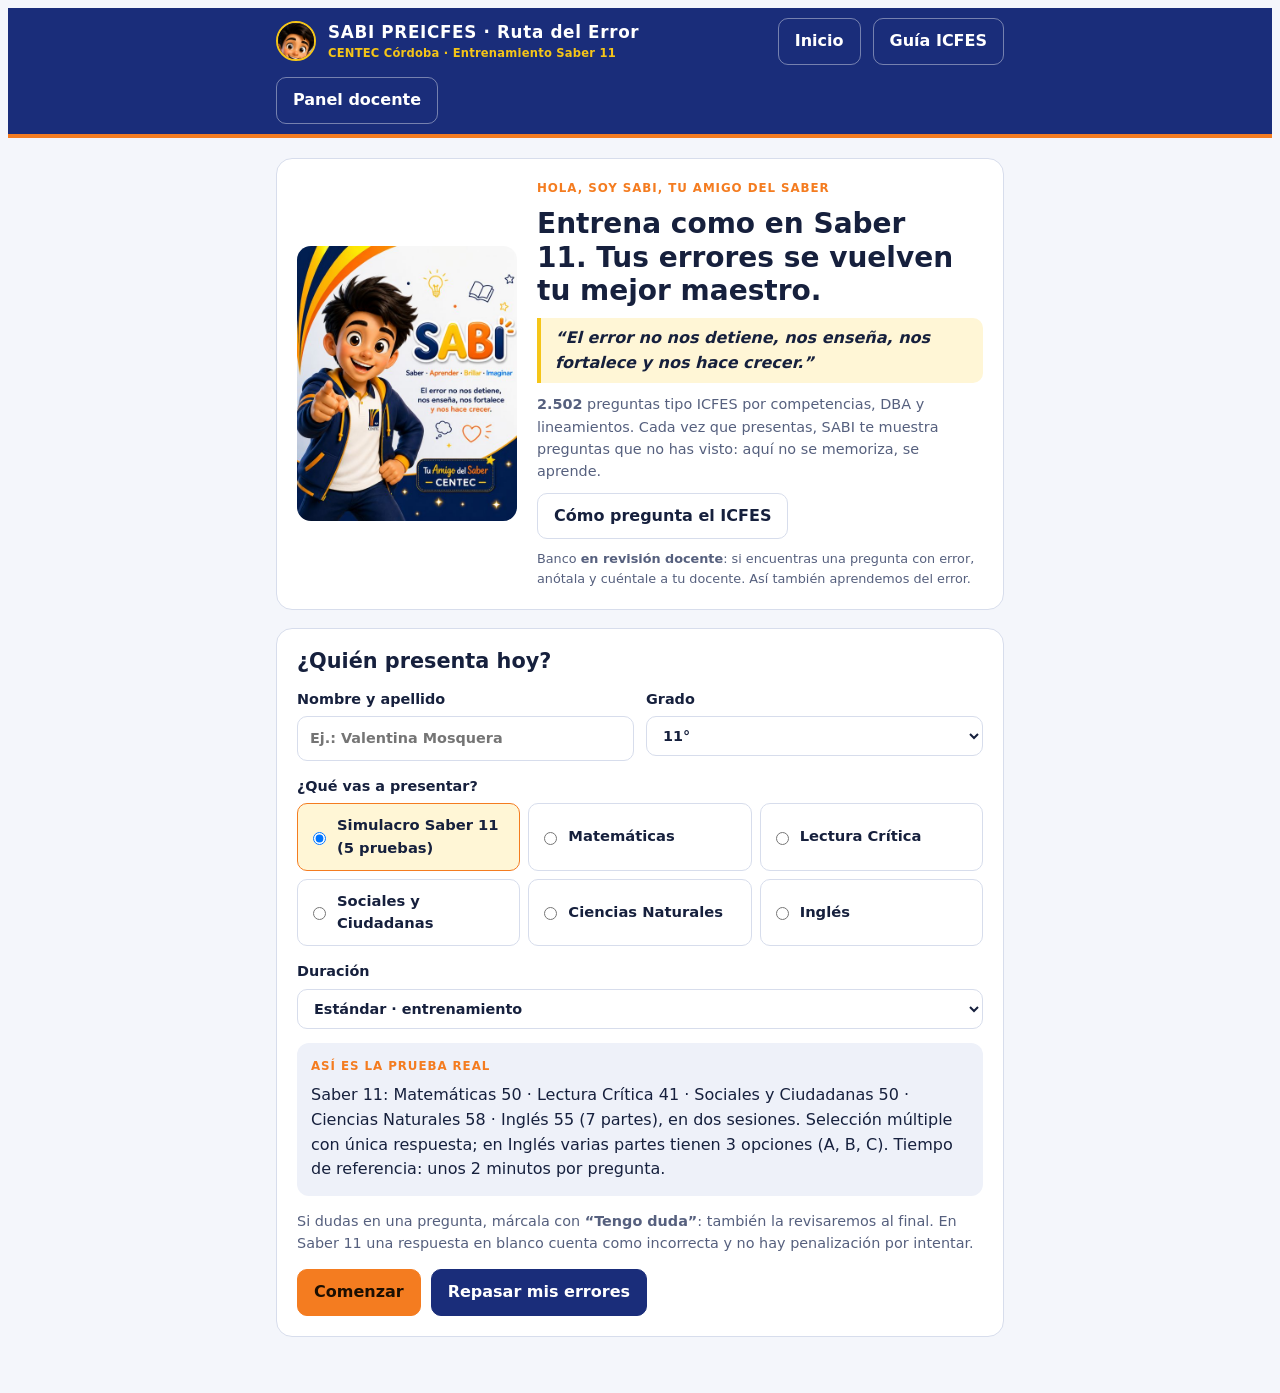
<file: preicfes/index.html>
<!doctype html>
<html lang="es"><head><meta charset="utf-8"><meta name="viewport" content="width=device-width,initial-scale=1,viewport-fit=cover"></head><body>
<title>SABI PREICFES CENTEC</title>
<meta name="description" content="Entrenamiento tipo Saber 11 con Ruta del Error · CENTEC Córdoba">
<link rel="manifest" href="manifest.json"><meta name="theme-color" content="#1A2D7A"><link rel="icon" href="assets/icono.png"><link rel="apple-touch-icon" href="assets/icono.png">
<meta name="claude:viewport-fit-sides" content="cover">
<style>
/* Layout: una columna de trabajo (máx. 760px) con barra superior institucional; tarjetas solo para la pregunta y los pasos de la Ruta */
:root{
  --navy:#1A2D7A; --navy-ink:#0f1f3d; --orange:#F47C20; --gold:#F5C518;
  --bg:#f4f6fb; --surface:#ffffff; --surface-2:#eef1f9; --line:#d7ddec;
  --fg:#16203d; --muted:#56607e; --accent:var(--navy); --accent-fg:#ffffff;
  --ok:#1b8a4b; --ok-bg:#e3f5ea; --bad:#c2410c; --bad-bg:#fdeee3; --warn-bg:#fff6d6;
  --font:"Nunito","Nunito Sans","Segoe UI",system-ui,-apple-system,Roboto,sans-serif;
  --mono:ui-monospace,"SF Mono",Menlo,Consolas,monospace;
}
@media (prefers-color-scheme:dark){:root:not([data-theme="light"]){
  --bg:#0c1328; --surface:#141d3a; --surface-2:#1b2648; --line:#2b3863;
  --fg:#e8ecf8; --muted:#a3acc8; --accent:#6f86e8; --accent-fg:#0c1328;
  --ok:#5fd394; --ok-bg:#12352a; --bad:#ff9a5c; --bad-bg:#3a2216; --warn-bg:#3a3214; color-scheme:dark}}
:root[data-theme="dark"]{
  --bg:#0c1328; --surface:#141d3a; --surface-2:#1b2648; --line:#2b3863;
  --fg:#e8ecf8; --muted:#a3acc8; --accent:#6f86e8; --accent-fg:#0c1328;
  --ok:#5fd394; --ok-bg:#12352a; --bad:#ff9a5c; --bad-bg:#3a2216; --warn-bg:#3a3214; color-scheme:dark}
*{box-sizing:border-box}
body{background:var(--bg);color:var(--fg);font-family:var(--font);font-size:16px;line-height:1.55}
.top{background:var(--navy);color:#fff;border-bottom:4px solid var(--orange)}
.top .in{max-width:760px;margin:0 auto;padding-block:10px;padding-left:max(16px,env(safe-area-inset-left,0px));padding-right:max(16px,env(safe-area-inset-right,0px));display:flex;align-items:center;gap:12px;flex-wrap:wrap}
.brand{font-weight:900;letter-spacing:.04em;font-size:1.05rem}
.brand small{display:block;font-weight:600;letter-spacing:.02em;font-size:.72rem;color:var(--gold)}
.top .sp{flex:1}
.top button{background:transparent;color:#fff;border:1px solid rgba(255,255,255,.4)}
main{max-width:760px;margin:0 auto;padding-block:20px 48px;padding-left:max(16px,env(safe-area-inset-left,0px));padding-right:max(16px,env(safe-area-inset-right,0px));display:flex;flex-direction:column;gap:18px}
h1,h2,h3{text-wrap:balance;line-height:1.2;margin:0}
h1{font-size:1.75rem;font-weight:900}
h2{font-size:1.3rem;font-weight:800}
h3{font-size:1.05rem;font-weight:800}
p{margin:0}
.muted{color:var(--muted)}
.eyebrow{font-size:.74rem;font-weight:800;letter-spacing:.08em;text-transform:uppercase;color:var(--orange)}
button,.btn{font:inherit;font-weight:800;cursor:pointer;border-radius:10px;padding:10px 16px;border:1px solid var(--line);background:var(--surface);color:var(--fg)}
button.primary{background:var(--orange);border-color:var(--orange);color:#1b0f02}
button.navy{background:var(--accent);border-color:var(--accent);color:var(--accent-fg)}
button:focus-visible,input:focus-visible,select:focus-visible,textarea:focus-visible,label.opt:focus-within{outline:3px solid var(--gold);outline-offset:2px}
button:disabled{opacity:.5;cursor:not-allowed}
.row{display:flex;gap:10px;flex-wrap:wrap;align-items:center}
.card{background:var(--surface);border:1px solid var(--line);border-radius:16px;padding:20px;display:flex;flex-direction:column;gap:14px;min-width:0}
.avatar{display:block;width:100%;height:auto;border-radius:14px}
.avwrap{width:100%;max-width:240px}
.face{border-radius:50%;object-fit:cover;border:2px solid var(--gold);background:#fff;flex:none}
.hero{display:grid;grid-template-columns:220px 1fr;gap:20px;align-items:center}
@media (max-width:560px){.hero{grid-template-columns:1fr;justify-items:center;text-align:center}}
.motto{border-left:4px solid var(--gold);padding:8px 14px;background:var(--warn-bg);border-radius:0 10px 10px 0;font-weight:700;font-style:italic}
label.f{display:flex;flex-direction:column;gap:6px;font-weight:700;font-size:.9rem}
input,select,textarea{font:inherit;padding:10px 12px;border-radius:10px;border:1px solid var(--line);background:var(--surface);color:var(--fg);width:100%}
.grid2{display:grid;grid-template-columns:1fr 1fr;gap:12px}
@media (max-width:560px){.grid2{grid-template-columns:1fr}}
.modes{display:grid;grid-template-columns:repeat(3,1fr);gap:8px}
@media (max-width:560px){.modes{grid-template-columns:1fr 1fr}}
.mode{display:flex;align-items:center;gap:8px;border:1px solid var(--line);border-radius:10px;padding:10px;cursor:pointer;font-weight:700;font-size:.92rem}
.mode input{width:auto}
.mode:has(input:checked){border-color:var(--orange);background:var(--warn-bg)}
.chips{display:flex;gap:6px;flex-wrap:wrap}
.chip{font-size:.74rem;font-weight:800;padding:3px 9px;border-radius:999px;background:var(--surface-2);color:var(--muted);border:1px solid var(--line)}
.chip.lv-Mínimo{background:var(--warn-bg);color:var(--fg)}
.chip.lv-Satisfactorio{background:var(--ok-bg);color:var(--ok)}
.chip.lv-Avanzado{background:var(--accent);color:var(--accent-fg);border-color:var(--accent)}
.ctx{background:var(--surface-2);border-radius:12px;padding:14px;white-space:pre-line;font-size:.97rem}
.stem{font-weight:800;font-size:1.08rem;white-space:pre-line}
.opts{display:flex;flex-direction:column;gap:8px}
label.opt{display:grid;grid-template-columns:34px 1fr;gap:10px;align-items:start;border:1px solid var(--line);border-radius:12px;padding:10px 12px;cursor:pointer;background:var(--surface)}
label.opt input{position:absolute;opacity:0;pointer-events:none}
label.opt .L{width:30px;height:30px;border-radius:50%;display:grid;place-items:center;border:2px solid var(--line);font-weight:900}
label.opt:has(input:checked){border-color:var(--accent);background:var(--surface-2)}
label.opt:has(input:checked) .L{background:var(--accent);color:var(--accent-fg);border-color:var(--accent)}
label.opt.is-ok{border-color:var(--ok);background:var(--ok-bg)}
label.opt.is-bad{border-color:var(--bad);background:var(--bad-bg)}
.prog{height:8px;background:var(--surface-2);border-radius:99px;overflow:hidden}
.prog i{display:block;height:100%;background:var(--orange)}
.dots{display:flex;gap:6px;flex-wrap:wrap}
.dots button{width:34px;height:34px;padding:0;border-radius:8px;font-size:.85rem}
.dots button.ans{background:var(--surface-2);border-color:var(--accent)}
.dots button.cur{outline:2px solid var(--orange)}
.dots button.flag::after{content:"?";font-size:.65rem;color:var(--orange);margin-left:1px}
details summary{cursor:pointer;font-weight:800;font-size:.85rem;color:var(--muted)}
details .meta{font-size:.85rem;display:flex;flex-direction:column;gap:6px;margin-top:8px}
.score{display:grid;grid-template-columns:auto 1fr;gap:20px;align-items:center}
@media (max-width:560px){.score{grid-template-columns:1fr;text-align:center;justify-items:center}}
.big{font-size:3.4rem;font-weight:900;line-height:1;font-variant-numeric:tabular-nums;color:var(--orange)}
.bars{display:flex;flex-direction:column;gap:10px}
.bar{display:grid;grid-template-columns:minmax(0,1fr) 120px 48px;gap:10px;align-items:center;font-size:.9rem}
@media (max-width:560px){.bar{grid-template-columns:minmax(0,1fr) 80px 44px}}
.bar .t{height:10px;border-radius:99px;background:var(--surface-2);overflow:hidden}
.bar .t i{display:block;height:100%;background:var(--accent)}
.bar b{font-variant-numeric:tabular-nums;text-align:right}
.errlist{display:flex;flex-direction:column;gap:8px}
.erritem{display:grid;grid-template-columns:auto 1fr auto;gap:12px;align-items:center;text-align:left;width:100%;padding:12px 14px}
.st{font-size:.72rem;font-weight:900;padding:3px 8px;border-radius:99px;white-space:nowrap}
.st.p{background:var(--bad-bg);color:var(--bad)}
.st.e{background:var(--warn-bg);color:var(--fg)}
.st.f{background:var(--ok-bg);color:var(--ok)}
.st.d{background:var(--surface-2);color:var(--muted)}
.steps{display:flex;gap:6px}
.steps span{flex:1;height:6px;border-radius:99px;background:var(--surface-2)}
.steps span.on{background:var(--orange)}
.box{border-radius:12px;padding:14px;display:flex;flex-direction:column;gap:8px}
.box.bad{background:var(--bad-bg)}
.box.ok{background:var(--ok-bg)}
.box.q{background:var(--warn-bg)}
.box.n{background:var(--surface-2)}
.pre{white-space:pre-line}
.tt{display:grid;grid-template-columns:1fr 1fr;gap:10px}
@media (max-width:560px){.tt{grid-template-columns:1fr}}
.doubts{display:grid;grid-template-columns:1fr 1fr;gap:8px}
@media (max-width:560px){.doubts{grid-template-columns:1fr}}
.doubts button{text-align:left;font-weight:700}
.tbl{overflow-x:auto}
table{border-collapse:collapse;width:100%;font-size:.88rem;font-variant-numeric:tabular-nums}
th,td{text-align:left;padding:8px;border-bottom:1px solid var(--line);vertical-align:top}
th{font-size:.74rem;text-transform:uppercase;letter-spacing:.06em;color:var(--muted)}
.toast{position:fixed;left:50%;transform:translateX(-50%);bottom:calc(16px + env(safe-area-inset-bottom,0px));background:var(--navy-ink);color:#fff;padding:10px 16px;border-radius:10px;font-weight:700;z-index:9}
@media (prefers-reduced-motion:no-preference){.pop{animation:pop .45s ease}@keyframes pop{0%{transform:scale(.96);opacity:.6}100%{transform:none;opacity:1}}}
.chartwrap{margin:0;display:flex;flex-direction:column;gap:6px}
.chart{width:100%;height:auto;color:var(--fg);background:var(--surface-2);border-radius:12px}
.chart text{fill:currentColor;font-size:11px;font-family:var(--font)}.chart .ct{font-weight:800;font-size:13px}
.chart .gl{stroke:var(--line);stroke-width:1}.chart .ax{stroke:var(--muted);stroke-width:1.2}
.legend{display:flex;gap:14px;flex-wrap:wrap;font-size:.85rem}.legend i{display:inline-block;width:12px;height:12px;border-radius:3px;margin-right:6px;vertical-align:-1px}
caption{font-weight:800;text-align:left;padding:6px 0;caption-side:top}
@media (max-width:520px){.top .brand small{display:none}.top button{padding:6px 9px;font-size:.78rem;min-height:0}.top .in{gap:6px}}
</style>

<header class="top"><div class="in">
  <img class="face" id="hdrFace" alt="" width="40" height="40">
  <div class="brand">SABI PREICFES · Ruta del Error<small>CENTEC Córdoba · Entrenamiento Saber 11</small></div>
  <div class="sp"></div>
  <button id="btnHome" type="button">Inicio</button>
  <button id="btnGuia" type="button">Guía ICFES</button>
  <button id="btnDocente" type="button">Panel docente</button>
</div></header>
<main id="app"></main>
<div id="toast" class="toast" hidden></div>

<script>
(function(){
"use strict";
let BANK = []; const LOADED = {}; let INDEX = null;
async function loadIndex(){ if(INDEX) return INDEX; try{ INDEX = await (await fetch("banco/indice.json",{cache:"no-cache"})).json(); }catch(e){ INDEX = {version:"0",total:0,files:{}}; } return INDEX; }
async function loadGrade(g){ const idx = await loadIndex();
  const fs = Object.keys(idx.files).filter(k=>k.split("-")[0]===String(g) && !LOADED[k]);
  await Promise.all(fs.map(async k=>{ try{ const arr = await (await fetch("banco/"+k+".json?v="+idx.version)).json(); if(!LOADED[k]){ LOADED[k]=1; BANK = BANK.concat(arr); } }catch(e){} })); }
const AREAS = {matematicas:"Matemáticas",lenguaje:"Lenguaje / Lectura crítica",ciencias:"Ciencias Naturales",sociales:"Sociales y Ciudadanas",ingles:"Inglés"};
const ORDER = Object.keys(AREAS);
const MOTTO = "El error no nos detiene, nos enseña, nos fortalece y nos hace crecer.";
const KEY = "sabi_preicfes_ruta_v1";
const REAL11 = {matematicas:50,lenguaje:41,sociales:50,ciencias:58,ingles:55};
const DOC_PIN = "CENTEC2026";
const $ = s => document.querySelector(s);
const app = $("#app");
const esc = s => String(s==null?"":s).replace(/[&<>"']/g,c=>({"&":"&amp;","<":"&lt;",">":"&gt;",'"':"&quot;","'":"&#39;"}[c]));
function load(){try{return JSON.parse(localStorage.getItem(KEY))||{hist:[]}}catch(e){return{hist:[]}}}
function save(db){try{localStorage.setItem(KEY,JSON.stringify(db))}catch(e){}}
function toast(m){const t=$("#toast");t.textContent=m;t.hidden=false;clearTimeout(toast.h);toast.h=setTimeout(()=>t.hidden=true,2600)}

const AV_POSTER = "assets/avatar_sabi.jpg", AV_FACE = "assets/avatar_face.jpg";
const AVATAR = `<img class="avatar" src="${AV_POSTER}" alt="SABI, tu amigo del saber CENTEC" width="520" height="650">`;
/* Estructura oficial ICFES (Guía Saber 11 2026-2 e Informe Saber 3-5-7-9) */
const SABER = {
  9:{areas:["matematicas","lenguaje","sociales","ciencias","ingles"],real:"Saber 9 evalúa Matemáticas (36), Lectura (36) y Ciencias o Pensamiento Ciudadano (36). En CENTEC entrenas desde 9° con la forma de Saber 11, incluido Inglés"},
  10:{areas:["matematicas","lenguaje","sociales","ciencias","ingles"],real:"Pre-Saber 11 con la estructura real: Matemáticas 50 · Lectura Crítica 41 · Sociales y Ciudadanas 50 · Ciencias Naturales 58 · Inglés 55"},
  11:{areas:["matematicas","lenguaje","sociales","ciencias","ingles"],real:"Saber 11: Matemáticas 50 · Lectura Crítica 41 · Sociales y Ciudadanas 50 · Ciencias Naturales 58 · Inglés 55 (7 partes), en dos sesiones"}
};
function areaName(a,g){
  if(a==="lenguaje") return "Lectura Crítica";
  if(a==="sociales") return "Sociales y Ciudadanas";
  return AREAS[a];
}
const normName = s => s.toLowerCase().normalize("NFD").replace(/[̀-ͯ]/g,"").replace(/\s+/g," ").trim();
function shuffle(a){for(let i=a.length-1;i>0;i--){const j=Math.floor(Math.random()*(i+1));[a[i],a[j]]=[a[j],a[i]]}return a}
/* Selección sin repetir: primero lo que el estudiante no ha visto; equilibra niveles; mantiene juntas las preguntas de un mismo texto */
function pick(name,g,area,k){
  const db=load(); db.seen=db.seen||{};
  const key=normName(name)+"|"+g+"|"+area; let seen=db.seen[key]||[], note="";
  const all=BANK.filter(q=>q.grado===g&&q.area===area);
  let pool=all.filter(q=>!seen.includes(q.id));
  if(pool.length<Math.min(k,all.length)){ note=areaName(area,g); seen=[]; pool=all.slice(); }
  const byLv={}; shuffle(pool).forEach(q=>(byLv[q.nivel]=byLv[q.nivel]||[]).push(q));
  const lvs=["Mínimo","Satisfactorio","Avanzado"].filter(l=>byLv[l]); const out=[];
  while(out.length<Math.min(k,pool.length)){ for(const l of lvs){ const q=byLv[l]&&byLv[l].shift(); if(q&&out.length<k) out.push(q); } if(lvs.every(l=>!byLv[l]||!byLv[l].length))break; }
  const ctxOrder={}; out.forEach((q,i)=>{const c=q.contexto||q.id; if(!(c in ctxOrder))ctxOrder[c]=i});
  out.sort((a,b)=>ctxOrder[a.contexto||a.id]-ctxOrder[b.contexto||b.id]);
  db.seen[key]=seen.concat(out.map(q=>q.id)); save(db);
  return {items:out,note};
}

let S = null; // sesión activa

/* ---------- INICIO ---------- */
function home(){
  S=null;
  const grades=[9,10,11], db=load();
  app.innerHTML=`
  <section class="card hero pop">
    <div class="avwrap">${AVATAR}</div>
    <div style="display:flex;flex-direction:column;gap:10px;min-width:0">
      <span class="eyebrow">Hola, soy SABI, tu amigo del saber</span>
      <h1>Entrena como en Saber 11. Tus errores se vuelven tu mejor maestro.</h1>
      <p class="motto">“${MOTTO}”</p>
      <p class="muted" style="font-size:.9rem"><b id="nBank">Más de 2.500</b> preguntas tipo ICFES por competencias, DBA y lineamientos. Cada vez que presentas, SABI te muestra preguntas que no has visto: aquí no se memoriza, se aprende.</p>
      <div class="row"><button type="button" id="goGuia">Cómo pregunta el ICFES</button></div>
      <p class="muted" style="font-size:.8rem">Banco <b>en revisión docente</b>: si encuentras una pregunta con error, anótala y cuéntale a tu docente. Así también aprendemos del error.</p>
    </div>
  </section>
  <form class="card" id="fStart" novalidate>
    <h2>¿Quién presenta hoy?</h2>
    <div class="grid2">
      <label class="f">Nombre y apellido<input id="inName" autocomplete="name" placeholder="Ej.: Valentina Mosquera" value="${esc(db.lastName||"")}" required></label>
      <label class="f">Grado<select id="inGrade">${grades.map(g=>`<option value="${g}" ${g===(db.lastGrade||11)?"selected":""}>${g}°</option>`).join("")}</select></label>
    </div>
    <div id="modes"></div>
    <label class="f">Duración<select id="inSize">
      <option value="0.2">Corta · práctica rápida</option>
      <option value="0.4" selected>Estándar · entrenamiento</option>
      <option value="1">Completa · igual que el ICFES</option></select></label>
    <div id="info"></div>
    <p class="muted" style="font-size:.9rem">Si dudas en una pregunta, márcala con <b>“Tengo duda”</b>: también la revisaremos al final. En Saber 11 una respuesta en blanco cuenta como incorrecta y no hay penalización por intentar.</p>
    <p id="startErr" class="muted" style="color:var(--bad)" hidden>Escribe tu nombre para empezar.</p>
    <div class="row"><button class="primary" type="submit">Comenzar</button><button type="button" class="navy" id="goRep">Repasar mis errores</button></div>
  </form>`;
  loadIndex().then(i=>{ if(i.total) $("#nBank").textContent=i.total.toLocaleString("es-CO"); });
  const drawModes=()=>{
    const g=+$("#inGrade").value, sb=SABER[g];
    $("#modes").innerHTML=`<div style="display:flex;flex-direction:column;gap:6px"><b style="font-size:.9rem">¿Qué vas a presentar?</b><div class="modes">
      <label class="mode"><input type="radio" name="mode" value="mixto" checked> Simulacro Saber 11 (5 pruebas)</label>
      ${sb.areas.map(a=>`<label class="mode"><input type="radio" name="mode" value="${a}"> ${areaName(a,g)}</label>`).join("")}</div></div>`;
    $("#info").innerHTML=`<div class="box n"><span class="eyebrow">Así es la prueba real</span><span>${sb.real}. Selección múltiple con única respuesta; en Inglés varias partes tienen 3 opciones (A, B, C). Tiempo de referencia: unos 2 minutos por pregunta.</span></div>`;
  };
  $("#inGrade").addEventListener("change",drawModes); drawModes();
  $("#goGuia").onclick=guia;
  $("#goRep").onclick=()=>{ const name=$("#inName").value.trim(); if(!name){$("#startErr").hidden=false;$("#inName").focus();return} repaso(name); };
  $("#fStart").addEventListener("submit",async e=>{
    e.preventDefault();
    const name=$("#inName").value.trim(); if(!name){$("#startErr").hidden=false;$("#inName").focus();return}
    const g=+$("#inGrade").value, mode=document.querySelector('input[name="mode"]:checked').value, size=+$("#inSize").value;
    const btn=e.submitter||$("#fStart button[type=submit]"); btn.disabled=true; btn.textContent="Preparando tus preguntas…";
    await loadGrade(g);
    const areas=mode==="mixto"?SABER[g].areas:[mode];
    let items=[],notes=[];
    areas.forEach(a=>{const k=Math.max(5,Math.round(REAL11[a]*size*(mode==="mixto"?1:1.25)));const r=pick(name,g,a,mode==="mixto"?k:Math.min(REAL11[a],Math.max(10,k)));items=items.concat(r.items);if(r.note)notes.push(r.note)});
    if(!items.length){btn.disabled=false;btn.textContent="Comenzar";toast("No pude cargar el banco. Conéctate una vez a internet para descargarlo.");return}
    const db2=load(); db2.lastName=name; db2.lastGrade=g; save(db2);
    S={name,grado:g,mode,items,ans:{},flag:{},i:0,ruta:{},start:Date.now()};
    quiz();
    if(notes.length)toast("Ya viste todo el banco de "+notes.join(", ")+". Empieza un nuevo ciclo.");
  });
}

/* ---------- REPASO ESPACIADO DE ERRORES ---------- */
async function repaso(name){
  const db=load(); const P=(db.pend||{})[normName(name)]||{}; const ids=Object.keys(P);
  if(!ids.length){toast("No tienes errores pendientes. ¡Presenta una evaluación!");return}
  for(const g of [...new Set(ids.map(i=>P[i].g))]) await loadGrade(g);
  const items=shuffle(BANK.filter(q=>P[q.id])).slice(0,20);
  if(!items.length){toast("No pude cargar tus preguntas pendientes.");return}
  S={name,grado:items[0].grado,mode:"repaso",items,ans:{},flag:{},i:0,ruta:{},start:Date.now()};
  quiz(); toast("Repaso: vuelves a las preguntas que fallaste. Si aciertas, salen de tu lista.");
}

/* ---------- GUÍA: CÓMO PREGUNTA EL ICFES ---------- */
function guia(){
  if(S&&!S.end&&Object.keys(S.ans).length){toast("Termina primero la evaluación en curso.");return}
  const C=[["Matemáticas","50 preguntas","Interpretación y representación · Formulación y ejecución · Argumentación","Estadística, Geometría, Álgebra y cálculo. Cerca de la mitad son situaciones cotidianas (porcentajes, proporciones, lectura de tablas y gráficas)."],
   ["Lectura Crítica","41 preguntas","Identificar y entender los contenidos locales · Comprender cómo se articulan las partes del texto · Reflexionar y evaluar su contenido","Textos continuos (literarios, informativos, filosóficos, argumentativos) y discontinuos (tablas, infografías, caricaturas)."],
   ["Sociales y Ciudadanas","50 preguntas","Pensamiento social · Interpretación y análisis de perspectivas · Pensamiento reflexivo y sistémico","Constitución de 1991, historia, geografía, economía y dilemas ciudadanos analizados desde distintos actores."],
   ["Ciencias Naturales","58 preguntas","Uso comprensivo del conocimiento científico · Explicación de fenómenos · Indagación","Componentes biológico, químico, físico y ciencia, tecnología y sociedad; muchos ítems parten de experimentos con tablas y gráficas."],
   ["Inglés","55 preguntas","Lingüística · Pragmática · Sociolingüística","7 partes: avisos, vocabulario, conversaciones, textos con espacios y comprensión de lectura. Resultado en niveles A-, A1, A2, B1 y B+."]];
  app.innerHTML=`
  <section class="card"><span class="eyebrow">Dot Tutor · Guía ICFES</span><h2>Así está construido Saber 11</h2>
  <p>Son 5 pruebas en dos sesiones. Cada prueba da un puntaje de 0 a 100 y el <b>puntaje global va de 0 a 500</b>: Matemáticas, Lectura Crítica, Sociales y Ciencias pesan 3 cada una e Inglés pesa 1. Por eso subir 5 puntos en una prueba de peso 3 mueve el global mucho más que en Inglés.</p>
  <div class="tbl"><table><thead><tr><th>Prueba</th><th>Preguntas</th><th>Competencias</th><th>Qué encuentras</th></tr></thead><tbody>${C.map(r=>`<tr>${r.map(c=>`<td>${c}</td>`).join("")}</tr>`).join("")}</tbody></table></div></section>
  <section class="card"><h3>La forma de cada pregunta</h3>
  <p>Todas son de selección múltiple con única respuesta. Cada una nace de una <b>afirmación</b> (lo que el ICFES quiere saber que puedes hacer) y una <b>evidencia</b> (lo que haces para demostrarlo). Las opciones incorrectas no son al azar: cada una representa un error típico. Por eso en SABI cada error tiene nombre, causa y corrección.</p>
  <div class="tt"><div class="box q"><span class="eyebrow">Proceso en 4 pasos</span><span class="pre">1. Lee primero el enunciado: ¿qué verbo usa? (identificar, calcular, inferir, evaluar)
2. Vuelve al contexto y subraya solo lo que necesitas.
3. Resuelve o anticipa tu respuesta antes de mirar las opciones.
4. Descarta: busca en cada opción el error típico y quédate con la que responde exactamente lo preguntado.</span></div>
  <div class="box q"><span class="eyebrow">Manejo del tiempo</span><span class="pre">Unos 2 minutos por pregunta.
Si una te bloquea, márcala y sigue: vuelve al final.
Nunca dejes respuestas en blanco: no restan.
Lee las gráficas por sus ejes, unidades y título antes de los datos.</span></div></div></section>
  <section class="card"><h3>Niveles de desempeño</h3><p>Además del puntaje, el ICFES ubica a cada estudiante en niveles (1 a 4; en Inglés A-, A1, A2, B1, B+). En SABI cada pregunta indica su exigencia (Mínimo, Satisfactorio, Avanzado) para que veas en qué nivel ya respondes con seguridad y cuál es tu siguiente reto.</p>
  <p class="motto">“${MOTTO}”</p><div class="row"><button class="primary" type="button" id="gBack">Empezar a entrenar</button></div></section>`;
  $("#gBack").onclick=home; window.scrollTo({top:0});
}

/* ---------- TABLAS Y GRÁFICAS ---------- */
const fmt=v=>Math.abs(v)>=1000?Math.round(v).toLocaleString("es-CO"):(Math.round(v*100)/100).toLocaleString("es-CO");
function tablaHTML(t){return `<div class="tbl"><table>${t.titulo?`<caption>${esc(t.titulo)}</caption>`:""}<thead><tr>${t.cols.map(c=>`<th>${esc(c)}</th>`).join("")}</tr></thead><tbody>${t.filas.map(r=>`<tr>${r.map(c=>`<td>${esc(c)}</td>`).join("")}</tr>`).join("")}</tbody></table></div>`}
function graficaHTML(g){
  const W=560,H=290,L=54,R=12,T=30,B=46,cw=W-L-R,ch=H-T-B,C=["#1A2D7A","#F47C20","#2a9d8f","#b8860b"];
  const all=g.series.flatMap(s=>s.datos); let mx=Math.max(...all,0), mn=Math.min(...all,0);
  const nice=v=>{if(v<=0)return 0;const p=Math.pow(10,Math.floor(Math.log10(v)));return Math.ceil(v/p*2)/2*p};
  mx=nice(mx)||1; if(mn<0)mn=-nice(-mn);
  const y=v=>T+ch-(v-mn)/(mx-mn)*ch, n=g.etiquetas.length, bw=cw/n, k=g.series.length, lab=n*k<=14;
  let s=`<svg viewBox="0 0 ${W} ${H}" class="chart" role="img" aria-label="${esc(g.titulo||"Gráfica")}">`;
  if(g.titulo) s+=`<text x="${W/2}" y="16" text-anchor="middle" class="ct">${esc(g.titulo)}</text>`;
  for(let i=0;i<=4;i++){const v=mn+(mx-mn)*i/4,yy=y(v);s+=`<line x1="${L}" x2="${W-R}" y1="${yy}" y2="${yy}" class="gl"/><text x="${L-6}" y="${yy+4}" text-anchor="end" class="tk">${fmt(v)}</text>`}
  if(g.ejeY) s+=`<text x="12" y="${T+ch/2}" transform="rotate(-90 12 ${T+ch/2})" text-anchor="middle" class="tk">${esc(g.ejeY)}</text>`;
  g.etiquetas.forEach((e,i)=>{s+=`<text x="${L+bw*i+bw/2}" y="${H-B+16}" text-anchor="middle" class="tk">${esc(e)}</text>`});
  g.series.forEach((se,j)=>{const c=C[j%4];
    if(g.tipo==="barras"){const w=bw*0.7/k;se.datos.forEach((v,i)=>{const x=L+bw*i+bw*0.15+w*j,y0=y(0),yv=y(v);
      s+=`<rect x="${x}" y="${Math.min(y0,yv)}" width="${Math.max(1,w-2)}" height="${Math.abs(y0-yv)}" fill="${c}" rx="2"><title>${esc(se.nombre||"")} ${esc(g.etiquetas[i])}: ${fmt(v)}</title></rect>`;
      if(lab)s+=`<text x="${x+(w-2)/2}" y="${(v>=0?yv-4:yv+12)}" text-anchor="middle" class="tk">${fmt(v)}</text>`})}
    else{s+=`<polyline points="${se.datos.map((v,i)=>`${L+bw*i+bw/2},${y(v)}`).join(" ")}" fill="none" stroke="${c}" stroke-width="2.5"/>`;
      se.datos.forEach((v,i)=>{s+=`<circle cx="${L+bw*i+bw/2}" cy="${y(v)}" r="3.5" fill="${c}"><title>${esc(g.etiquetas[i])}: ${fmt(v)}</title></circle>`;if(lab)s+=`<text x="${L+bw*i+bw/2}" y="${y(v)-8}" text-anchor="middle" class="tk">${fmt(v)}</text>`})}});
  s+=`<line x1="${L}" x2="${W-R}" y1="${y(0)}" y2="${y(0)}" class="ax"/></svg>`;
  const leg=(k>1||g.series[0].nombre)?`<div class="legend">${g.series.map((se,j)=>`<span><i style="background:${C[j%4]}"></i>${esc(se.nombre||"")}</span>`).join("")}</div>`:"";
  return `<figure class="chartwrap">${s}${leg}</figure>`;
}
function ctxHTML(q){return `${q.contexto?`<div class="ctx">${esc(q.contexto)}</div>`:""}${q.tabla?tablaHTML(q.tabla):""}${q.grafica?graficaHTML(q.grafica):""}`}

/* ---------- PRUEBA ---------- */
function metaBlock(q){
  return `<details><summary>Lo que evalúa esta pregunta</summary><div class="meta">
  <div><b>Competencia:</b> ${esc(q.competencia)}</div>
  <div><b>Componente:</b> ${esc(q.componente)}</div>
  <div><b>Afirmación:</b> ${esc(q.afirmacion)}</div>
  <div><b>Evidencia:</b> ${esc(q.evidencia)}</div>
  <div><b>DBA:</b> ${esc(q.dba)}</div>
  <div><b>Lineamiento / estándar:</b> ${esc(q.lineamiento)}</div>
  ${q.mcer?`<div><b>MCER:</b> ${esc(q.mcer)}</div>`:""}</div></details>`;
}
function quiz(){
  const n=S.items.length,i=S.i,q=S.items[i],answered=Object.keys(S.ans).length;
  app.innerHTML=`
  <section class="card">
    <div class="row" style="justify-content:space-between"><span class="eyebrow">${esc(S.name)} · ${S.grado}° · Pregunta ${i+1} de ${n}</span><span class="muted" style="font-size:.85rem">${answered}/${n} respondidas · <span id="tmr"></span> de ~${n*2} min</span></div>
    <div class="prog" aria-hidden="true"><i style="width:${answered/n*100}%"></i></div>
    <div class="dots">${S.items.map((x,k)=>`<button type="button" data-go="${k}" class="${S.ans[x.id]?"ans":""} ${k===i?"cur":""} ${S.flag[x.id]?"flag":""}" aria-label="Ir a pregunta ${k+1}">${k+1}</button>`).join("")}</div>
  </section>
  <section class="card pop">
    <div class="chips"><span class="chip">${areaName(q.area,q.grado)}</span><span class="chip lv-${esc(q.nivel)}">Nivel ${esc(q.nivel)}</span><span class="chip">${esc(q.competencia)}</span>${q.prueba?`<span class="chip">${esc(q.prueba)}</span>`:""}</div>
    ${ctxHTML(q)}
    <p class="stem">${esc(q.enunciado)}</p>
    <div class="opts" role="radiogroup">${Object.entries(q.opciones).map(([L,t])=>`
      <label class="opt"><input type="radio" name="op" value="${L}" ${S.ans[q.id]===L?"checked":""}><span class="L">${L}</span><span>${esc(t)}</span></label>`).join("")}</div>
    <label class="row" style="font-weight:700;font-size:.92rem;cursor:pointer"><input type="checkbox" id="flag" style="width:auto" ${S.flag[q.id]?"checked":""}> Tengo duda en esta pregunta</label>
    ${q.estrategia_icfes?`<details><summary>Estrategia ICFES para este tipo de pregunta</summary><div class="meta"><span>${esc(q.estrategia_icfes)}</span></div></details>`:""}
    ${metaBlock(q)}
    <div class="row" style="justify-content:space-between">
      <button type="button" id="prev" ${i===0?"disabled":""}>Anterior</button>
      ${i<n-1?`<button type="button" class="navy" id="next">Siguiente</button>`:`<button type="button" class="primary" id="finish">Entregar evaluación</button>`}
    </div>
    <div id="confirm"></div>
  </section>`;
  app.querySelectorAll('input[name="op"]').forEach(r=>r.addEventListener("change",()=>{S.ans[q.id]=r.value;
    const answered=Object.keys(S.ans).length;app.querySelector(".prog i").style.width=(answered/n*100)+"%";
    app.querySelector(`[data-go="${i}"]`).classList.add("ans")}));
  $("#flag").addEventListener("change",e=>{S.flag[q.id]=e.target.checked;app.querySelector(`[data-go="${i}"]`).classList.toggle("flag",e.target.checked)});
  app.querySelectorAll("[data-go]").forEach(b=>b.onclick=()=>{S.i=+b.dataset.go;quiz()});
  $("#prev").onclick=()=>{S.i--;quiz()};
  if($("#next"))$("#next").onclick=()=>{S.i++;quiz()};
  if($("#finish"))$("#finish").onclick=()=>{
    const miss=S.items.filter(x=>!S.ans[x.id]).length;
    if(!miss) return grade();
    $("#confirm").innerHTML=`<div class="box q"><b>Te faltan ${miss} pregunta(s) sin responder.</b><span>En Saber, una pregunta en blanco cuenta como incorrecta. ¿Quieres entregar así?</span>
      <div class="row"><button type="button" id="cNo" class="navy">Volver a revisar</button><button type="button" id="cYes">Entregar de todos modos</button></div></div>`;
    $("#cNo").onclick=()=>{S.i=S.items.findIndex(x=>!S.ans[x.id]);quiz()};
    $("#cYes").onclick=grade;
  };
  window.scrollTo({top:0});
}

/* ---------- CALIFICACIÓN ---------- */
function levelOf(p){return p<=35?"Insuficiente":p<=50?"Mínimo":p<=70?"Satisfactorio":"Avanzado"}
function grade(){
  S.end=Date.now();
  S.items.forEach(q=>{
    const a=S.ans[q.id], ok=a===q.correcta;
    if(!ok) S.ruta[q.id]={kind:"error",state:"p"};
    else if(S.flag[q.id]) S.ruta[q.id]={kind:"duda",state:"d"};
  });
  const db=load(), pk=normName(S.name); db.pend=db.pend||{}; const P=db.pend[pk]=db.pend[pk]||{};
  S.items.forEach(q=>{ if(S.ans[q.id]===q.correcta) delete P[q.id]; else P[q.id]={g:q.grado,a:q.area,t:Date.now()}; });
  save(db); persist(); results();
}
function stats(){
  const n=S.items.length, ok=S.items.filter(q=>S.ans[q.id]===q.correcta).length;
  const by=(key)=>{const m={};S.items.forEach(q=>{const k=key(q);m[k]=m[k]||{t:0,o:0};m[k].t++;if(S.ans[q.id]===q.correcta)m[k].o++});return m};
  return {n,ok,pct:Math.round(ok/n*100),area:by(q=>areaName(q.area,q.grado)),comp:by(q=>q.competencia),niv:by(q=>q.nivel)};
}
function bars(m){return Object.entries(m).map(([k,v])=>`<div class="bar"><span>${esc(k)}</span><span class="t"><i style="width:${v.o/v.t*100}%"></i></span><b>${v.o}/${v.t}</b></div>`).join("")}
function rutaCounts(){const v=Object.values(S.ruta);return{err:v.filter(x=>x.kind==="error").length,conv:v.filter(x=>x.kind==="error"&&x.state==="f").length,dud:v.filter(x=>x.kind==="duda").length,dudOk:v.filter(x=>x.kind==="duda"&&x.state==="f").length}}
function puntajeHTML(){
  const Wt={matematicas:3,lenguaje:3,sociales:3,ciencias:3,ingles:1}, by={};
  S.items.forEach(q=>{by[q.area]=by[q.area]||{t:0,o:0};by[q.area].t++;if(S.ans[q.id]===q.correcta)by[q.area].o++});
  const areas=ORDER.filter(a=>by[a]), pa=a=>Math.round(by[a].o/by[a].t*100);
  const glob=areas.length===5?Math.round(areas.reduce((x,a)=>x+pa(a)*Wt[a],0)/13*5):0;
  return `<section class="card"><span class="eyebrow">Proyección tipo Saber 11</span><h3>${glob?`Puntaje global estimado: ${glob} de 500`:"Puntaje estimado de la prueba"}</h3>
  <div class="bars">${areas.map(a=>`<div class="bar"><span>${esc(areaName(a,S.grado))}${a==="ingles"?" (peso 1)":" (peso 3)"}</span><span class="t"><i style="width:${pa(a)}%"></i></span><b>${pa(a)}/100</b></div>`).join("")}</div>
  <p class="muted" style="font-size:.85rem">Estimación SABI: tu porcentaje de acierto en escala 0–100 por prueba y el global con la ponderación oficial (Matemáticas, Lectura Crítica, Sociales y Ciencias ×3; Inglés ×1). El ICFES usa un modelo estadístico propio: úsala para ver tu tendencia, no como puntaje oficial.</p></section>`;
}
function results(){
  const st=stats(), rc=rutaCounts(), lv=levelOf(st.pct);
  app.innerHTML=`
  <section class="card score pop">
    <div><div class="big">${st.pct}</div><div class="muted" style="font-size:.85rem">de 100 · ${st.ok}/${st.n} correctas</div></div>
    <div style="display:flex;flex-direction:column;gap:8px;min-width:0">
      <span class="eyebrow">Resultado de ${esc(S.name)} · ${S.grado}°</span>
      <h2>Nivel de desempeño de referencia: ${lv}</h2>
      <p class="muted" style="font-size:.9rem">Escala institucional SABI inspirada en los 4 niveles Saber (Insuficiente, Mínimo, Satisfactorio, Avanzado). No reemplaza el puntaje oficial del ICFES.</p>
    </div>
  </section>
  ${S.mode!=="repaso"?puntajeHTML():""}
  ${rc.err+rc.dud?`<section class="card" style="border:2px solid var(--orange)">
    <span class="eyebrow">Tu siguiente paso</span>
    <h2>Tienes ${rc.err} error(es) y ${rc.dud} duda(s) listos para convertirse en aprendizaje.</h2>
    <p class="motto">“${MOTTO}”</p>
    <div class="row"><button class="primary" type="button" id="goRuta">Empezar mi Ruta del Error</button></div>
  </section>`:`<section class="card"><h2>¡Todo correcto y sin dudas!</h2><p>Reta tu nivel: presenta el simulacro de un grado superior o explica a un compañero cómo resolviste las preguntas Avanzadas.</p></section>`}
  <section class="card"><h3>Por área</h3><div class="bars">${bars(st.area)}</div></section>
  <section class="card"><h3>Por competencia</h3><div class="bars">${bars(st.comp)}</div></section>
  <section class="card"><h3>Por nivel de exigencia de la pregunta</h3><div class="bars">${bars(st.niv)}</div></section>`;
  if($("#goRuta"))$("#goRuta").onclick=ruta;
  window.scrollTo({top:0});
}

/* ---------- RUTA DEL ERROR ---------- */
const STL={p:["p","Por resolver"],e:["e","En camino"],f:["f","Fortaleza"],d:["d","Duda por aclarar"]};
function ruta(){
  const rc=rutaCounts(), ids=Object.keys(S.ruta);
  const total=rc.err+rc.dud, done=rc.conv+rc.dudOk;
  const all=done===total&&total>0;
  app.innerHTML=`
  <section class="card">
    <span class="eyebrow">Ruta del Error · ${esc(S.name)}</span>
    <h2>${all?"¡Convertiste cada error en fortaleza!":"Elige un error y conviértelo en aprendizaje"}</h2>
    <div class="prog" aria-hidden="true"><i style="width:${total?done/total*100:0}%"></i></div>
    <p class="muted">${done} de ${total} convertidos en fortaleza.</p>
  </section>
  ${all?`<section class="card pop" style="border:2px solid var(--ok)">
    <div class="row" style="flex-wrap:nowrap"><img class="face" src="${AV_FACE}" alt="SABI" width="56" height="56"><h3>Cierre de tu ruta</h3></div>
    <p>Hoy demostraste lo que dice nuestro lema: <b>“${MOTTO}”</b></p>
    <label class="f">Antes de irte: ¿qué harás distinto en tu próxima evaluación?<textarea id="meta" rows="3" placeholder="Ej.: leer dos veces la pregunta antes de mirar las opciones">${esc(S.meta||"")}</textarea></label>
    <div class="row"><button class="primary" id="saveMeta" type="button">Guardar mi compromiso</button><button type="button" id="again">Nueva evaluación</button></div>
  </section>`:""}
  <section class="card"><div class="errlist">${ids.map(id=>{const q=S.items.find(x=>x.id===id),r=S.ruta[id],s=STL[r.state];
    return `<button type="button" class="erritem" data-id="${id}"><span class="chip">${areaName(q.area,q.grado).split(" ")[0]}</span><span style="min-width:0">${esc(q.enunciado.slice(0,90))}${q.enunciado.length>90?"…":""}<br><span class="muted" style="font-size:.8rem;font-weight:700">${r.kind==="error"?"Error: "+esc((q.errores[S.ans[q.id]]||{}).error||"Pregunta sin responder"):"Acertaste, pero dudaste"}</span></span><span class="st ${s[0]}">${s[1]}</span></button>`}).join("")}</div>
    <div class="row"><button type="button" id="back">Ver mis resultados</button></div></section>`;
  app.querySelectorAll("[data-id]").forEach(b=>b.onclick=()=>step(b.dataset.id,1));
  $("#back").onclick=results;
  if($("#saveMeta"))$("#saveMeta").onclick=()=>{S.meta=$("#meta").value.trim();persist();toast("Compromiso guardado")};
  if($("#again"))$("#again").onclick=home;
  window.scrollTo({top:0});
}

function step(id,k){
  const q=S.items.find(x=>x.id===id), r=S.ruta[id], chosen=S.ans[id], e=q.errores[chosen];
  if(r.state==="p")r.state="e";
  const isDuda=r.kind==="duda";
  const titles=["Lo que tu error revela","Piénsalo tú primero","Aprende y resuelve tus dudas","Reto gemelo"];
  if(isDuda)titles[0]="Acertaste, pero dudaste";
  let body="";
  if(k===1){
    body=`${ctxHTML(q)}<p class="stem">${esc(q.enunciado)}</p>
    ${isDuda?`<div class="box ok"><b>Elegiste ${chosen}: ${esc(q.opciones[chosen])}. ¡Es correcta!</b><span>Marcaste que tenías duda. Vamos a asegurar que la próxima vez respondas con certeza.</span></div>`
    : chosen?`<div class="box bad"><b>Elegiste ${chosen}: ${esc(q.opciones[chosen])}</b><span class="chip" style="align-self:flex-start">${esc(e.error)}</span><span>${esc(e.porque)}</span></div>`
    :`<div class="box bad"><b>Dejaste esta pregunta en blanco.</b><span>Una respuesta en blanco no nos dice nada; un intento sí nos enseña. Vamos a construirla juntos.</span></div>`}
    <p class="muted">Equivocarse aquí no es fallar: es encontrar exactamente qué ajustar.</p>`;
  } else if(k===2){
    const guide=isDuda||!chosen? (Object.values(q.errores)[0]||{}).pregunta_guia : e.pregunta_guia;
    body=`<div class="box q"><span class="eyebrow">Pregunta guía</span><b class="pre">${esc(guide)}</b></div>
    <label class="f">Escribe lo que descubriste (opcional)<textarea id="refl" rows="3" placeholder="Me di cuenta de que…">${esc(r.refl||"")}</textarea></label>
    <p class="muted" style="font-size:.9rem">Tómate un minuto. Descubrirlo tú vale más que leer la respuesta.</p>`;
  } else if(k===3){
    body=`${(!isDuda&&chosen)?`<div class="box n"><span class="eyebrow">Corrige tu error</span><span>${esc(e.aprende)}</span></div>`:""}
    <div class="box ok"><b>La respuesta correcta es ${q.correcta}: ${esc(q.opciones[q.correcta])}</b><span class="pre">${esc(q.explicacion)}</span></div>
    <div class="tt"><div class="box q"><span class="eyebrow">Tip de SABI</span><span>${esc(q.tip)}</span></div><div class="box q"><span class="eyebrow">Truco</span><span>${esc(q.truco)}</span></div></div>
    ${q.estrategia_icfes?`<div class="box n"><span class="eyebrow">Así pregunta el ICFES</span><span>${esc(q.estrategia_icfes)}</span></div>`:""}
    <div class="chips">${(q.temas||[]).map(t=>`<span class="chip">${esc(t)}</span>`).join("")}</div>
    <h3>¿Te queda alguna duda?</h3>
    <div class="doubts">
      <button type="button" data-d="q">No entendí qué me preguntaban</button>
      <button type="button" data-d="o">Dudé entre dos opciones</button>
      <button type="button" data-d="t">No conozco un tema o palabra</button>
      <button type="button" data-d="w">¿Para qué me sirve esto?</button>
    </div>
    <div id="dAns"></div>`;
  } else {
    const g=q.gemela, ga=r.gAns;
    body=`<p class="muted">Mismo concepto, otros datos. Demuéstrate que ya lo dominas.</p>
    ${ctxHTML(g)}<p class="stem">${esc(g.enunciado)}</p>
    <div class="opts">${Object.entries(g.opciones).map(([L,t])=>`<label class="opt ${ga?(L===g.correcta?"is-ok":(L===ga?"is-bad":"")):""}"><input type="radio" name="gop" value="${L}" ${ga===L?"checked":""} ${r.state==="f"?"disabled":""}><span class="L">${L}</span><span>${esc(t)}</span></label>`).join("")}</div>
    <div id="gRes">${ga?gemelaMsg(q,ga):""}</div>`;
  }
  app.innerHTML=`
  <section class="card pop">
    <div class="row" style="justify-content:space-between"><span class="eyebrow">Paso ${k} de 4 · ${areaName(q.area,q.grado)} · ${S.grado}°</span><span class="chip lv-${esc(q.nivel)}">Nivel ${esc(q.nivel)}</span></div>
    <div class="steps" aria-hidden="true">${[1,2,3,4].map(x=>`<span class="${x<=k?"on":""}"></span>`).join("")}</div>
    <h2>${titles[k-1]}</h2>
    ${body}
    ${k>1?metaBlock(q):""}
    <div class="row" style="justify-content:space-between">
      <button type="button" id="sBack">${k===1?"Volver a mi ruta":"Anterior"}</button>
      ${k<4?`<button type="button" class="navy" id="sNext">${k===2?"Ya lo pensé, quiero aprender":"Siguiente"}</button>`:`<button type="button" id="sRuta">Volver a mi ruta</button>`}
    </div>
  </section>`;
  $("#sBack").onclick=()=>{saveRefl(r);k===1?ruta():step(id,k-1)};
  if($("#sNext"))$("#sNext").onclick=()=>{saveRefl(r);step(id,k+1)};
  if($("#sRuta"))$("#sRuta").onclick=ruta;
  if($("#retry"))$("#retry").onclick=()=>{r.gAns=null;persist();step(id,4)};
  if($("#review"))$("#review").onclick=()=>step(id,3);
  app.querySelectorAll("[data-d]").forEach(b=>b.onclick=()=>doubt(q,b.dataset.d,chosen));
  app.querySelectorAll('input[name="gop"]').forEach(x=>x.addEventListener("change",()=>{
    r.gAns=x.value; r.tries=(r.tries||0)+1;
    if(x.value===q.gemela.correcta){r.state="f";toast(r.kind==="error"?"¡Error convertido en fortaleza!":"¡Duda resuelta!")}
    persist(); step(id,4);
  }));
  window.scrollTo({top:0});
}
function saveRefl(r){const t=$("#refl");if(t){r.refl=t.value.trim();persist()}}
function gemelaMsg(q,ga){
  const g=q.gemela;
  if(ga===g.correcta) return `<div class="box ok pop"><b>¡Correcto! Este error ya es una fortaleza.</b><span class="pre">${esc(g.explicacion)}</span><span>“${MOTTO}”</span></div>`;
  return `<div class="box bad"><b>Todavía no. Y está bien: cada intento te acerca.</b><span class="pre">${esc(g.explicacion)}</span>
  <div class="row"><button type="button" class="navy" id="review">Repasar la explicación</button><button type="button" id="retry">Intentar de nuevo</button></div></div>`;
}
function doubt(q,d,chosen){
  let h="";
  if(d==="q") h=`<div class="box n"><b>Volvamos a la pregunta, por partes.</b><span><b>Qué se busca:</b> ${esc(q.afirmacion)}</span><span><b>Qué debes hacer:</b> ${esc(q.evidencia)}</span><span>Truco de lectura: subraya el verbo de la pregunta (identificar, calcular, inferir, explicar) y lo que te piden encontrar, antes de leer las opciones.</span></div>`;
  if(d==="o"){const rows=Object.keys(q.opciones).filter(L=>L!==q.correcta).map(L=>`<tr><td><b>${L}</b></td><td>${esc(q.opciones[L])}</td><td>${esc(q.errores[L].error)}: ${esc(q.errores[L].aprende)}</td></tr>`).join("");
    h=`<div class="box n"><b>Por qué cada opción incorrecta no funciona</b><div class="tbl"><table><thead><tr><th>Opción</th><th>Dice</th><th>Por qué no</th></tr></thead><tbody>${rows}</tbody></table></div><span>La correcta (${q.correcta}) es la única que cumple todo lo que pide la pregunta.</span></div>`}
  if(d==="t") h=`<div class="box n"><b>Temas para repasar</b><div class="chips">${(q.temas||[]).map(t=>`<span class="chip">${esc(t)}</span>`).join("")}</div><span>${esc(q.dba)}</span><span>Pídele a tu docente o a SABI Tutor una explicación de estos temas con un ejemplo distinto. Luego vuelve y haz el reto gemelo.</span></div>`;
  if(d==="w") h=`<div class="box n"><b>Para qué te sirve</b><span>${esc(q.afirmacion)}</span><span>Esta habilidad aparece en las pruebas Saber de ${S.grado<=5?"3° y 5°":S.grado<=9?"7° y 9°":"11°"} y, sobre todo, en decisiones reales: leer bien, calcular bien y argumentar bien.</span></div>`;
  $("#dAns").innerHTML=h;
}

/* ---------- PERSISTENCIA Y PANEL DOCENTE ---------- */
function persist(){
  if(!S||!S.end)return;
  const db=load(), st=stats(), rc=rutaCounts();
  const rec={sid:S.start,name:S.name,grado:S.grado,mode:S.mode,fecha:new Date(S.start).toISOString(),pct:st.pct,ok:st.ok,n:st.n,
    err:rc.err,conv:rc.conv,dud:rc.dud,meta:S.meta||"",
    fallos:S.items.filter(q=>S.ans[q.id]!==q.correcta).map(q=>({id:q.id,area:q.area,comp:q.competencia,elig:S.ans[q.id]||"—",error:(q.errores[S.ans[q.id]]||{}).error||"En blanco",conv:(S.ruta[q.id]||{}).state==="f"}))};
  const i=db.hist.findIndex(h=>h.sid===rec.sid); if(i>=0)db.hist[i]=rec; else db.hist.push(rec);
  save(db);
}
function docente(){
  const db=load(), H=db.hist.slice().reverse();
  const freq={}; db.hist.forEach(h=>h.fallos.forEach(f=>{const k=f.id+"|"+f.error;freq[k]=freq[k]||{id:f.id,area:f.area,error:f.error,n:0,c:0};freq[k].n++;if(f.conv)freq[k].c++}));
  const top=Object.values(freq).sort((a,b)=>b.n-a.n).slice(0,12);
  app.innerHTML=`
  <section class="card"><span class="eyebrow">Panel docente</span><h2>Errores más frecuentes y su conversión</h2>
  <p class="muted" style="font-size:.9rem">Datos guardados en este dispositivo. Para consolidar el colegio, copia el CSV y pégalo en la hoja de cálculo del área.</p>
  ${top.length?`<div class="tbl"><table><thead><tr><th>Ítem</th><th>Área</th><th>Error conceptual</th><th>Veces</th><th>Convertidos</th></tr></thead><tbody>${top.map(t=>`<tr><td>${esc(t.id)}</td><td>${AREAS[t.area]}</td><td>${esc(t.error)}</td><td>${t.n}</td><td>${t.c}</td></tr>`).join("")}</tbody></table></div>`:`<p>Aún no hay evaluaciones en este dispositivo. Cuando un estudiante termine, aparecerán aquí sus errores y cuántos convirtió en fortaleza.</p>`}
  </section>
  <section class="card"><h3>Evaluaciones presentadas (${H.length})</h3>
  ${H.length?`<div class="tbl"><table><thead><tr><th>Fecha</th><th>Estudiante</th><th>Grado</th><th>Prueba</th><th>Puntaje</th><th>Errores convertidos</th><th>Compromiso</th></tr></thead><tbody>${H.map(h=>`<tr><td>${h.fecha.slice(0,10)}</td><td>${esc(h.name)}</td><td>${h.grado}°</td><td>${h.mode==="mixto"?"Simulacro":h.mode==="repaso"?"Repaso":AREAS[h.mode]}</td><td>${h.pct}</td><td>${h.conv}/${h.err}</td><td>${esc(h.meta)}</td></tr>`).join("")}</tbody></table></div>
  <div class="row"><button type="button" class="navy" id="csv">Copiar CSV</button></div><textarea id="csvBox" rows="4" hidden readonly></textarea>`:""}
  </section>
  <section class="card"><h3>Banco cargado</h3><p class="muted">${(INDEX&&INDEX.total||BANK.length).toLocaleString("es-CO")} preguntas tipo Saber 11 (grados 9° a 11°, 5 pruebas), cada una con competencia, DBA, lineamiento, diagnóstico por opción incorrecta y reto gemelo. Versión del banco: ${INDEX?INDEX.version:"—"}.</p></section>`;
  if($("#csv"))$("#csv").onclick=()=>{
    const rows=[["fecha","estudiante","grado","prueba","puntaje","correctas","total","errores","convertidos","dudas","item","area","competencia","opcion_elegida","error_conceptual","convertido"]];
    db.hist.forEach(h=>(h.fallos.length?h.fallos:[{}]).forEach(f=>rows.push([h.fecha,h.name,h.grado,h.mode,h.pct,h.ok,h.n,h.err,h.conv,h.dud,f.id||"",f.area||"",f.comp||"",f.elig||"",f.error||"",f.conv===undefined?"":f.conv?"sí":"no"])));
    const csv=rows.map(r=>r.map(c=>`"${String(c).replace(/"/g,'""')}"`).join(",")).join("\n");
    const box=$("#csvBox");box.value=csv;
    navigator.clipboard&&navigator.clipboard.writeText?navigator.clipboard.writeText(csv).then(()=>toast("CSV copiado"),()=>{box.hidden=false;box.select();toast("Selecciona y copia el texto")}):(box.hidden=false,box.select());
  };
  window.scrollTo({top:0});
}

$("#btnHome").onclick=()=>{if(S&&!S.end&&Object.keys(S.ans).length){toast("Tu evaluación sigue abierta. Entrégala o recarga para salir.");return}home()};
$("#btnDocente").onclick=()=>{if(S&&!S.end&&Object.keys(S.ans).length){toast("Termina primero la evaluación en curso.");return}
  let ok=false;try{ok=sessionStorage.getItem("sabi_doc")==="1"}catch(e){}
  if(!ok){const p=prompt("Clave del panel docente");if((p||"").trim().toUpperCase()!==DOC_PIN){toast("Clave incorrecta");return}try{sessionStorage.setItem("sabi_doc","1")}catch(e){}}
  loadIndex().then(docente)};
$("#btnGuia").onclick=guia;
setInterval(()=>{const el=document.getElementById("tmr");if(el&&S&&!S.end){const s=Math.floor((Date.now()-S.start)/1000);el.textContent=Math.floor(s/60)+":"+String(s%60).padStart(2,"0")}},1000);
if("serviceWorker" in navigator) window.addEventListener("load",()=>navigator.serviceWorker.register("sw.js").catch(()=>{}));
$("#hdrFace").src=AV_FACE;
home();
})();
</script>

<script src="https://superacion.sabicentec.com/sabi-puerta.js" data-rol="estudiante" data-texto="Practicar con SABI" defer></script>
<script src="https://sabicentec.com/assets/sabi-barra.js" defer data-app="preicfes" data-destino="https://sabicentec.com/" data-confirmar="si" data-adjuntar="no" data-posicion="abajo-izquierda"></script>
</body></html>
</file>
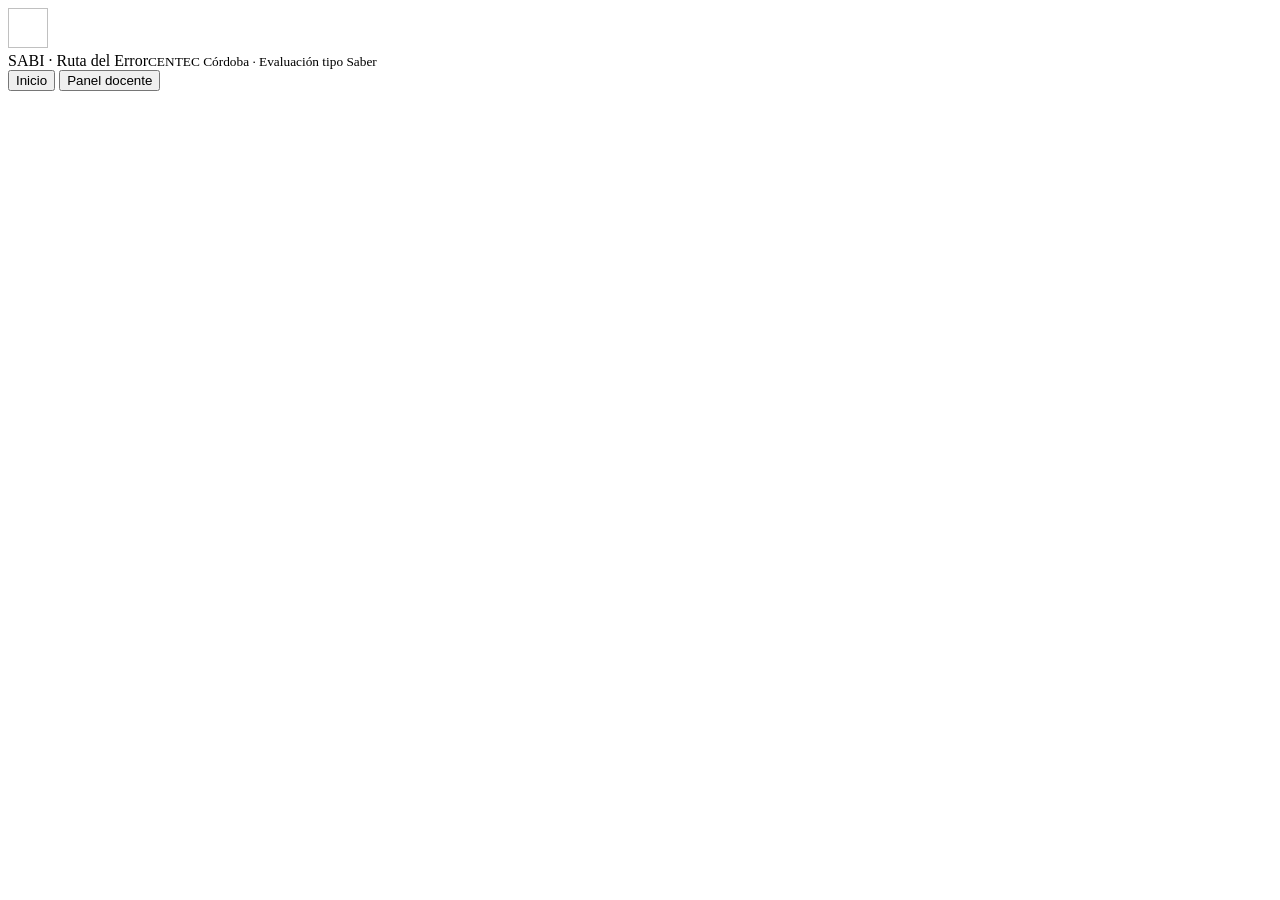
<file: herramientas/plantilla.html>
<!doctype html>
<html lang="es"><head><meta charset="utf-8"><meta name="viewport" content="width=device-width,initial-scale=1,viewport-fit=cover">
<title>SABI Ruta del Error</title>
<meta name="description" content="Evaluaciones tipo Saber de 3° a 11° con Ruta del Error y repaso espaciado. Colegio CENTEC Córdoba, Cali.">
<meta name="theme-color" content="#1A2D7A">
<link rel="icon" href="/preicfes/favicon.ico">
<meta name="claude:viewport-fit-sides" content="cover">
<style>
__CSS__</style>
</head><body>
<header class="top"><div class="in">
  <img class="face" id="hdrFace" alt="" width="40" height="40">
  <div class="brand">SABI · Ruta del Error<small>CENTEC Córdoba · Evaluación tipo Saber</small></div>
  <div class="sp"></div>
  <button id="btnHome" type="button">Inicio</button>
  <button id="btnDocente" type="button">Panel docente</button>
</div></header>
<main id="app"></main>
<div id="toast" class="toast" hidden></div>

<script type="application/json" id="bank">__BANK__</script>
<script>
__APP__
</script>

<script src="https://superacion.sabicentec.com/sabi-puerta.js" data-rol="estudiante" data-texto="Practicar con SABI" defer></script>
</body></html>
</file>
